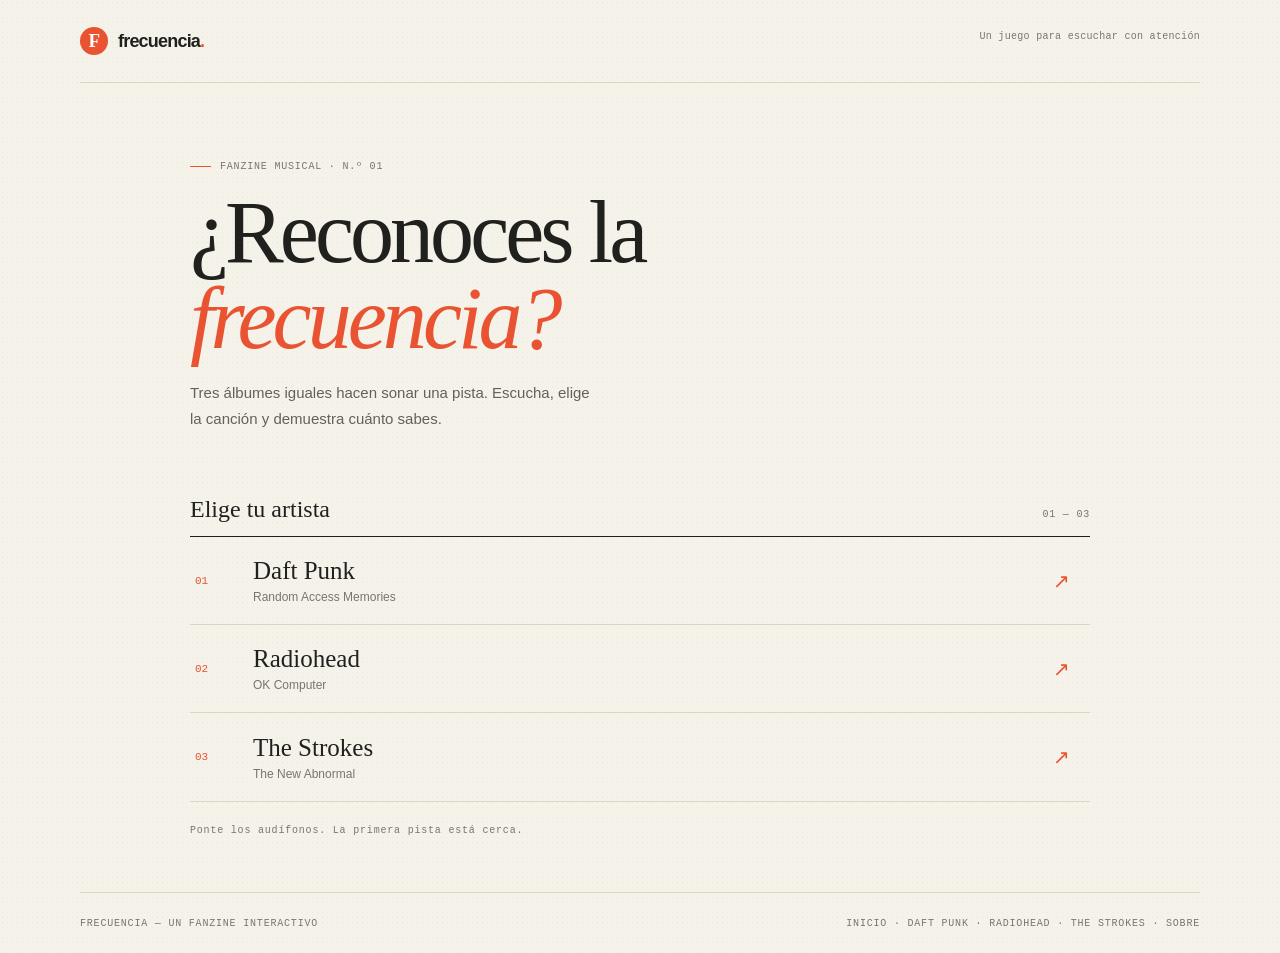
<file: index.html>
<!doctype html>
<html lang="es">
<head>
  <meta charset="utf-8" />
  <meta name="viewport" content="width=device-width, initial-scale=1" />
  <meta
    name="description"
    content="Gira entre álbumes y demuestra cuánto sabes de la música de tus artistas favoritos."
  />
  <title>Frecuencia — Adivina la canción</title>
  <link
    rel="stylesheet"
    href="https://cdnjs.cloudflare.com/ajax/libs/animate.css/4.1.1/animate.min.css"
  />
  <link rel="stylesheet" href="estilo.css" />
  <script src="juego.js" defer></script>
</head>
<body>
  <header class="site-header">
    <a class="brand" href="index.html" aria-label="Frecuencia, ir al inicio">
      <span class="brand-mark" aria-hidden="true">F</span>
      <span>frecuencia<span class="brand-period">.</span></span>
    </a>
    <p class="header-note">Un juego para escuchar con atención</p>
  </header>

  <main>
    <section class="screen home-screen" id="home-screen">
      <div class="intro">
        <p class="eyebrow"><span class="eyebrow-line"></span> FANZINE MUSICAL · N.º 01</p>
        <h1 class="animate__animated animate__fadeInDown">¿Reconoces la<br /><span>frecuencia?</span></h1>
        <p class="intro-copy">
          Tres álbumes iguales hacen sonar una pista. Escucha, elige la canción y demuestra
          cuánto sabes.
        </p>
      </div>
      <div class="artist-heading">
        <h2 class="animate__animated animate__fadeInLeft">Elige tu artista</h2>
        <span>01 — 03</span>
      </div>
      <div class="artist-list" id="artist-list" aria-label="Artistas disponibles"></div>
      <p class="home-footnote">Ponte los audífonos. La primera pista está cerca.</p>
    </section>
  </main>

  <footer class="site-footer">
    <span>FRECUENCIA — UN FANZINE INTERACTIVO</span>
    <span class="footer-links">
      <a href="index.html">INICIO</a> ·
      <a href="daft-punk.html">DAFT PUNK</a> ·
      <a href="radiohead.html">RADIOHEAD</a> ·
      <a href="the-strokes.html">THE STROKES</a> ·
      <a href="sobre.html">SOBRE</a>
    </span>
  </footer>
</body>
</html>
</file>
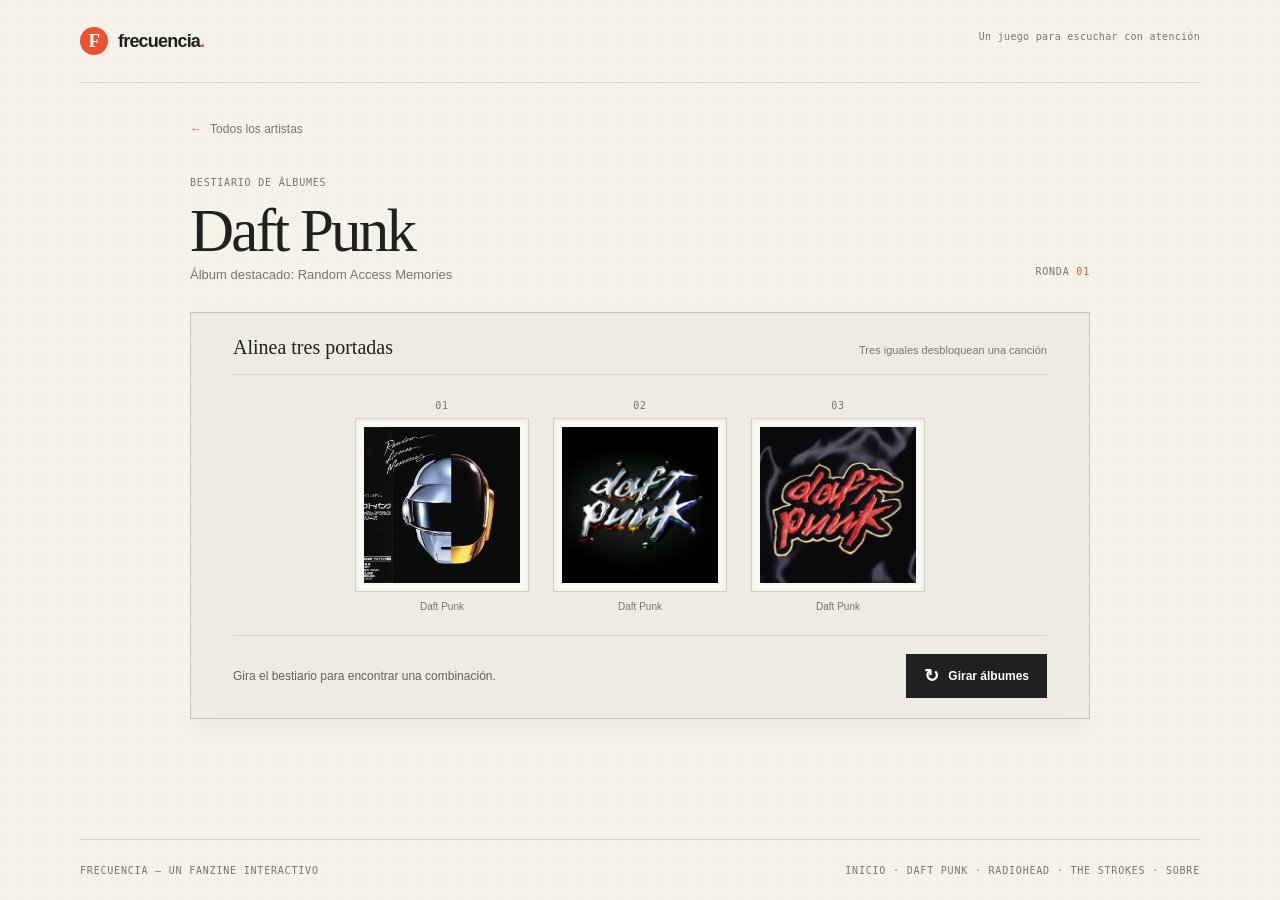
<file: daft-punk.html>
<!doctype html>
<html lang="es">
<head>
  <meta charset="utf-8" />
  <meta name="viewport" content="width=device-width, initial-scale=1" />
  <meta
    name="description"
    content="Gira entre álbumes y demuestra cuánto sabes de la música de tus artistas favoritos."
  />
  <title>Daft Punk — Frecuencia</title>
  <link
    rel="stylesheet"
    href="https://cdnjs.cloudflare.com/ajax/libs/animate.css/4.1.1/animate.min.css"
  />
  <link rel="stylesheet" href="estilo.css" />
  <script src="juego.js" defer></script>
</head>
<body data-artist="0">
  <header class="site-header">
    <a class="brand" href="index.html" aria-label="Frecuencia, ir al inicio">
      <span class="brand-mark" aria-hidden="true">F</span>
      <span>frecuencia<span class="brand-period">.</span></span>
    </a>
    <p class="header-note">Un juego para escuchar con atención</p>
  </header>

  <main>
    <section class="screen game-screen" id="game-screen">
      <a class="back-link" href="index.html">
        <span aria-hidden="true">←</span> Todos los artistas
      </a>
      <div class="game-heading">
        <div>
          <p class="eyebrow" id="game-eyebrow">BESTIARIO DE ÁLBUMES</p>
          <h1 id="game-title" class="animate__animated animate__bounceIn"></h1>
          <p class="game-album" id="game-album"></p>
        </div>
        <span class="round-label">RONDA <span>01</span></span>
      </div>

      <section class="cabinet" aria-labelledby="cabinet-title">
        <div class="cabinet-topline">
          <h2 id="cabinet-title" class="animate__animated animate__fadeInRight">Alinea tres portadas</h2>
          <span class="cabinet-instruction">Tres iguales desbloquean una canción</span>
        </div>
        <div class="reels" id="reels" aria-label="Tres portadas de álbumes"></div>
        <div class="cabinet-bottom">
          <p class="game-status" id="game-status" aria-live="polite">
            Gira el bestiario para encontrar una combinación.
          </p>
          <button class="spin-button" id="spin-button" type="button">
            <span class="spin-icon" aria-hidden="true">↻</span>
            Girar álbumes
          </button>
        </div>
      </section>

      <section class="quiz-panel" id="quiz-panel" hidden aria-labelledby="quiz-title">
        <div class="quiz-copy">
          <p class="eyebrow"><span class="sound-dot"></span> PISTA DESBLOQUEADA</p>
          <h2 id="quiz-title" class="animate__animated animate__tada">¿Qué canción es?</h2>
          <p>Escucha la pista y elige una de las cinco opciones.</p>
          <button class="audio-button" id="audio-button" type="button" hidden>
            <span aria-hidden="true">▶</span> Escuchar pista
          </button>
          <p class="audio-status" id="audio-status" aria-live="polite"></p>
        </div>
        <div class="answers" id="answers" role="group" aria-label="Opciones de canciones"></div>
        <p class="answer-status" id="answer-status" aria-live="polite"></p>
      </section>

      <audio id="song-audio" preload="none"></audio>
      <div class="confetti" id="confetti" aria-hidden="true"></div>
    </section>
  </main>

  <footer class="site-footer">
    <span>FRECUENCIA — UN FANZINE INTERACTIVO</span>
    <span class="footer-links">
      <a href="index.html">INICIO</a> ·
      <a href="daft-punk.html">DAFT PUNK</a> ·
      <a href="radiohead.html">RADIOHEAD</a> ·
      <a href="the-strokes.html">THE STROKES</a> ·
      <a href="sobre.html">SOBRE</a>
    </span>
  </footer>
</body>
</html>
</file>
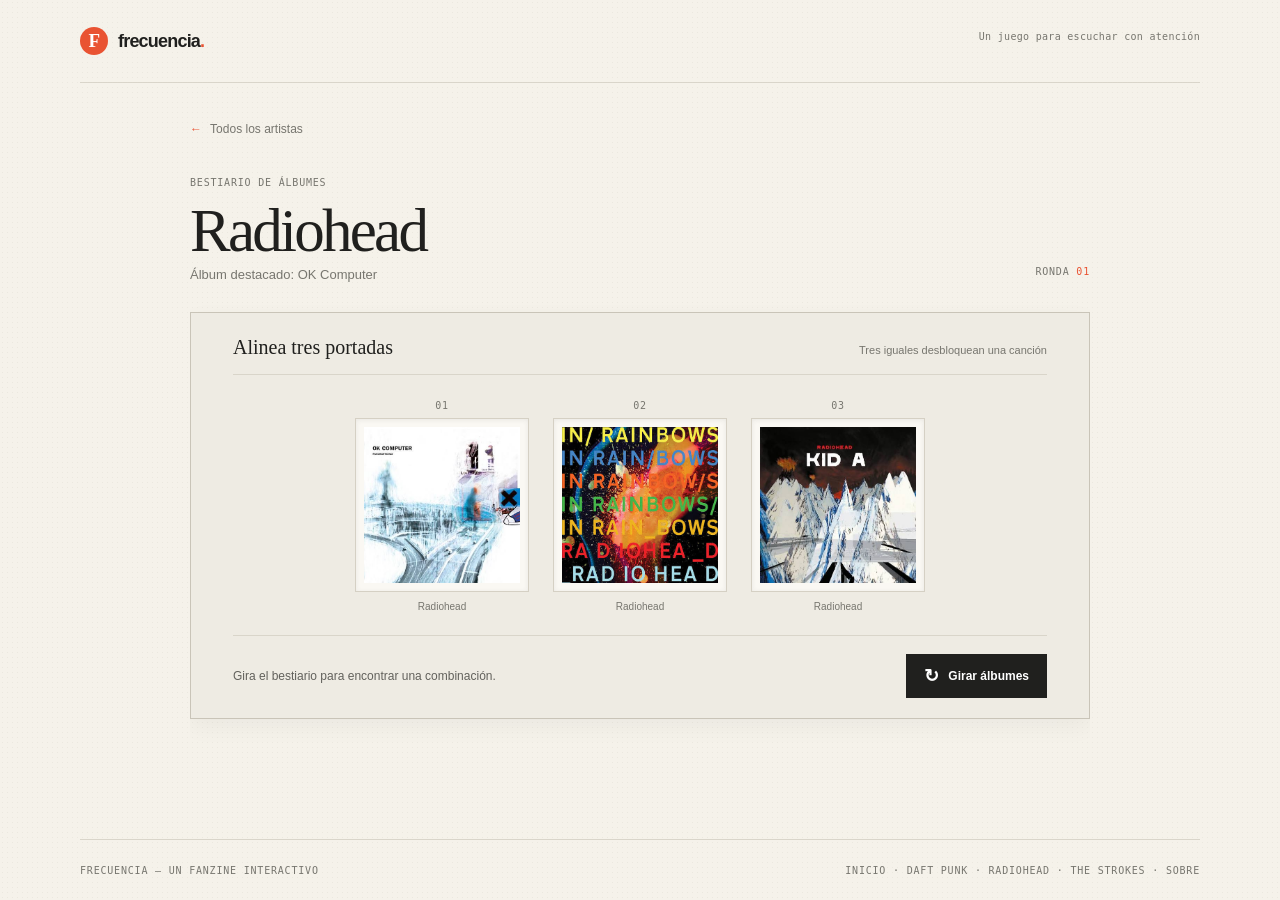
<file: radiohead.html>
<!doctype html>
<html lang="es">
<head>
  <meta charset="utf-8" />
  <meta name="viewport" content="width=device-width, initial-scale=1" />
  <meta
    name="description"
    content="Gira entre álbumes y demuestra cuánto sabes de la música de tus artistas favoritos."
  />
  <title>Radiohead — Frecuencia</title>
  <link
    rel="stylesheet"
    href="https://cdnjs.cloudflare.com/ajax/libs/animate.css/4.1.1/animate.min.css"
  />
  <link rel="stylesheet" href="estilo.css" />
  <script src="juego.js" defer></script>
</head>
<body data-artist="1">
  <header class="site-header">
    <a class="brand" href="index.html" aria-label="Frecuencia, ir al inicio">
      <span class="brand-mark" aria-hidden="true">F</span>
      <span>frecuencia<span class="brand-period">.</span></span>
    </a>
    <p class="header-note">Un juego para escuchar con atención</p>
  </header>

  <main>
    <section class="screen game-screen" id="game-screen">
      <a class="back-link" href="index.html">
        <span aria-hidden="true">←</span> Todos los artistas
      </a>
      <div class="game-heading">
        <div>
          <p class="eyebrow" id="game-eyebrow">BESTIARIO DE ÁLBUMES</p>
          <h1 id="game-title" class="animate__animated animate__bounceIn"></h1>
          <p class="game-album" id="game-album"></p>
        </div>
        <span class="round-label">RONDA <span>01</span></span>
      </div>

      <section class="cabinet" aria-labelledby="cabinet-title">
        <div class="cabinet-topline">
          <h2 id="cabinet-title" class="animate__animated animate__fadeInRight">Alinea tres portadas</h2>
          <span class="cabinet-instruction">Tres iguales desbloquean una canción</span>
        </div>
        <div class="reels" id="reels" aria-label="Tres portadas de álbumes"></div>
        <div class="cabinet-bottom">
          <p class="game-status" id="game-status" aria-live="polite">
            Gira el bestiario para encontrar una combinación.
          </p>
          <button class="spin-button" id="spin-button" type="button">
            <span class="spin-icon" aria-hidden="true">↻</span>
            Girar álbumes
          </button>
        </div>
      </section>

      <section class="quiz-panel" id="quiz-panel" hidden aria-labelledby="quiz-title">
        <div class="quiz-copy">
          <p class="eyebrow"><span class="sound-dot"></span> PISTA DESBLOQUEADA</p>
          <h2 id="quiz-title" class="animate__animated animate__tada">¿Qué canción es?</h2>
          <p>Escucha la pista y elige una de las cinco opciones.</p>
          <button class="audio-button" id="audio-button" type="button" hidden>
            <span aria-hidden="true">▶</span> Escuchar pista
          </button>
          <p class="audio-status" id="audio-status" aria-live="polite"></p>
        </div>
        <div class="answers" id="answers" role="group" aria-label="Opciones de canciones"></div>
        <p class="answer-status" id="answer-status" aria-live="polite"></p>
      </section>

      <audio id="song-audio" preload="none"></audio>
      <div class="confetti" id="confetti" aria-hidden="true"></div>
    </section>
  </main>

  <footer class="site-footer">
    <span>FRECUENCIA — UN FANZINE INTERACTIVO</span>
    <span class="footer-links">
      <a href="index.html">INICIO</a> ·
      <a href="daft-punk.html">DAFT PUNK</a> ·
      <a href="radiohead.html">RADIOHEAD</a> ·
      <a href="the-strokes.html">THE STROKES</a> ·
      <a href="sobre.html">SOBRE</a>
    </span>
  </footer>
</body>
</html>
</file>
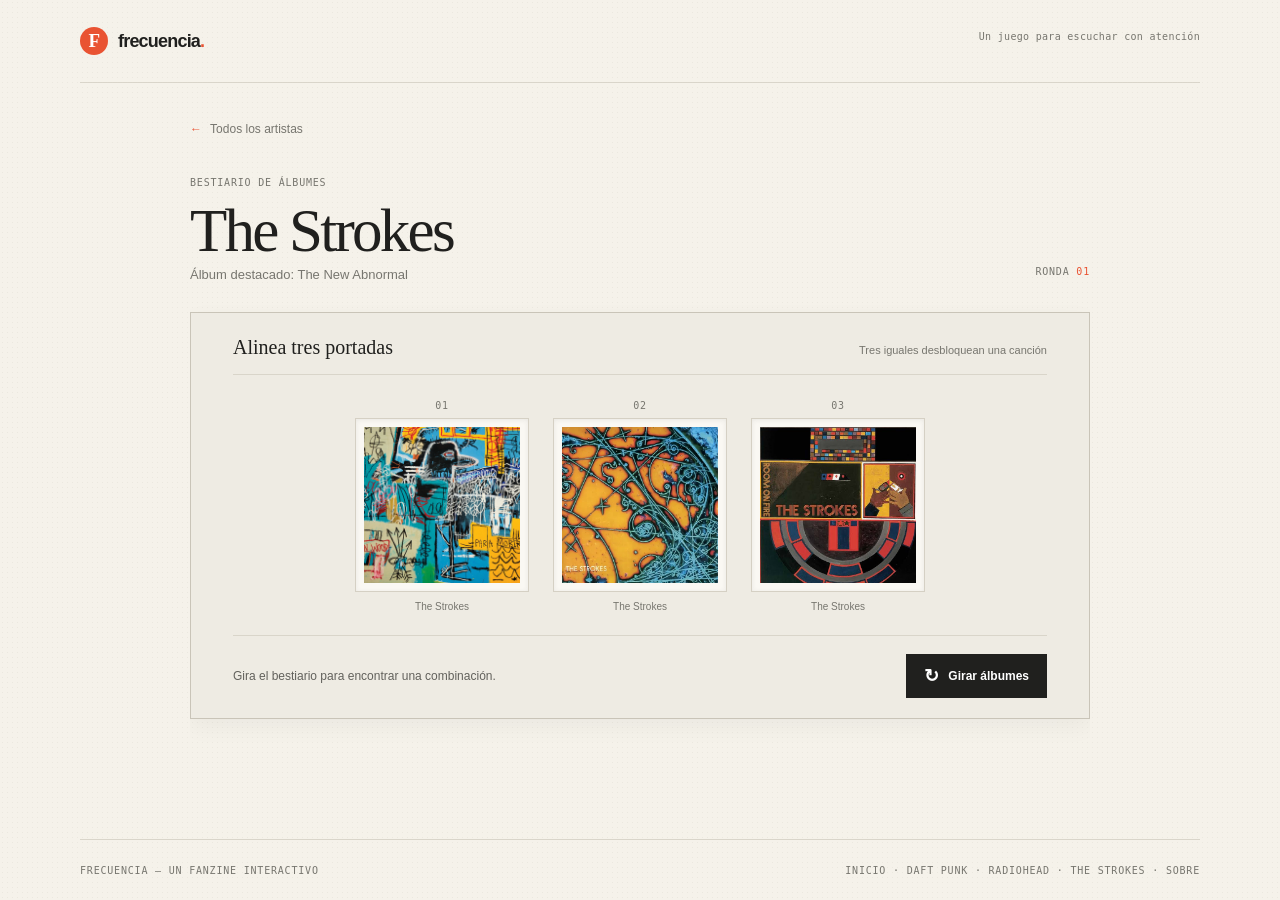
<file: the-strokes.html>
<!doctype html>
<html lang="es">
<head>
  <meta charset="utf-8" />
  <meta name="viewport" content="width=device-width, initial-scale=1" />
  <meta
    name="description"
    content="Gira entre álbumes y demuestra cuánto sabes de la música de tus artistas favoritos."
  />
  <title>The Strokes — Frecuencia</title>
  <link
    rel="stylesheet"
    href="https://cdnjs.cloudflare.com/ajax/libs/animate.css/4.1.1/animate.min.css"
  />
  <link rel="stylesheet" href="estilo.css" />
  <script src="juego.js" defer></script>
</head>
<body data-artist="2">
  <header class="site-header">
    <a class="brand" href="index.html" aria-label="Frecuencia, ir al inicio">
      <span class="brand-mark" aria-hidden="true">F</span>
      <span>frecuencia<span class="brand-period">.</span></span>
    </a>
    <p class="header-note">Un juego para escuchar con atención</p>
  </header>

  <main>
    <section class="screen game-screen" id="game-screen">
      <a class="back-link" href="index.html">
        <span aria-hidden="true">←</span> Todos los artistas
      </a>
      <div class="game-heading">
        <div>
          <p class="eyebrow" id="game-eyebrow">BESTIARIO DE ÁLBUMES</p>
          <h1 id="game-title" class="animate__animated animate__bounceIn"></h1>
          <p class="game-album" id="game-album"></p>
        </div>
        <span class="round-label">RONDA <span>01</span></span>
      </div>

      <section class="cabinet" aria-labelledby="cabinet-title">
        <div class="cabinet-topline">
          <h2 id="cabinet-title" class="animate__animated animate__fadeInRight">Alinea tres portadas</h2>
          <span class="cabinet-instruction">Tres iguales desbloquean una canción</span>
        </div>
        <div class="reels" id="reels" aria-label="Tres portadas de álbumes"></div>
        <div class="cabinet-bottom">
          <p class="game-status" id="game-status" aria-live="polite">
            Gira el bestiario para encontrar una combinación.
          </p>
          <button class="spin-button" id="spin-button" type="button">
            <span class="spin-icon" aria-hidden="true">↻</span>
            Girar álbumes
          </button>
        </div>
      </section>

      <section class="quiz-panel" id="quiz-panel" hidden aria-labelledby="quiz-title">
        <div class="quiz-copy">
          <p class="eyebrow"><span class="sound-dot"></span> PISTA DESBLOQUEADA</p>
          <h2 id="quiz-title" class="animate__animated animate__tada">¿Qué canción es?</h2>
          <p>Escucha la pista y elige una de las cinco opciones.</p>
          <button class="audio-button" id="audio-button" type="button" hidden>
            <span aria-hidden="true">▶</span> Escuchar pista
          </button>
          <p class="audio-status" id="audio-status" aria-live="polite"></p>
        </div>
        <div class="answers" id="answers" role="group" aria-label="Opciones de canciones"></div>
        <p class="answer-status" id="answer-status" aria-live="polite"></p>
      </section>

      <audio id="song-audio" preload="none"></audio>
      <div class="confetti" id="confetti" aria-hidden="true"></div>
    </section>
  </main>

  <footer class="site-footer">
    <span>FRECUENCIA — UN FANZINE INTERACTIVO</span>
    <span class="footer-links">
      <a href="index.html">INICIO</a> ·
      <a href="daft-punk.html">DAFT PUNK</a> ·
      <a href="radiohead.html">RADIOHEAD</a> ·
      <a href="the-strokes.html">THE STROKES</a> ·
      <a href="sobre.html">SOBRE</a>
    </span>
  </footer>
</body>
</html>
</file>
<file: estilo.css>
:root {
  color-scheme: light;
  --paper: #f5f2ea;
  --ink: #20201e;
  --muted: #77766f;
  --accent: #e95332;
  --line: #d9d5ca;
  --mono: "SFMono-Regular", Consolas, monospace;
  --sans: "Avenir Next", Avenir, Arial, sans-serif;
  --serif: "Baskerville", Georgia, serif;
}

* {
  box-sizing: border-box;
}

body {
  min-width: 320px;
  min-height: 100vh;
  margin: 0;
  color: var(--ink);
  background-color: var(--paper);
  background-image: radial-gradient(#2928200d 0.65px, transparent 0.65px);
  background-size: 5px 5px;
  font-family: var(--sans);
}

button,
a {
  color: inherit;
  font: inherit;
}

button {
  cursor: pointer;
}

.site-header,
.site-footer {
  display: flex;
  width: min(1120px, calc(100% - 64px));
  align-items: center;
  justify-content: space-between;
  margin-inline: auto;
}

.site-header {
  height: 83px;
  border-bottom: 1px solid var(--line);
}

.brand {
  display: inline-flex;
  align-items: center;
  gap: 10px;
  font-size: 18px;
  font-weight: 700;
  letter-spacing: -0.8px;
  text-decoration: none;
}

.brand-mark {
  display: grid;
  width: 28px;
  height: 28px;
  place-items: center;
  border-radius: 50%;
  color: white;
  background: var(--accent);
  font-family: var(--serif);
  font-size: 19px;
  font-weight: 600;
}

.brand-period {
  color: var(--accent);
}

.header-note,
.site-footer {
  color: var(--muted);
  font-family: var(--mono);
  font-size: 10px;
  letter-spacing: 0.03em;
}

main {
  width: min(900px, calc(100% - 48px));
  min-height: calc(100vh - 144px);
  margin: 0 auto;
}

.home-screen {
  padding: 78px 0 56px;
}

.intro {
  max-width: 570px;
  margin-bottom: 65px;
}

.eyebrow,
.artist-heading > span,
.round-label,
.reel-number,
.cover-index,
.site-footer,
.home-footnote {
  font-family: var(--mono);
  font-size: 10px;
  letter-spacing: 0.08em;
}

.eyebrow {
  display: flex;
  align-items: center;
  gap: 9px;
  margin: 0 0 18px;
  color: var(--muted);
}

.eyebrow-line {
  display: inline-block;
  width: 21px;
  height: 1px;
  background: var(--accent);
}

h1,
h2,
p {
  margin-top: 0;
}

.intro h1,
.game-heading h1 {
  margin-bottom: 18px;
  font-family: var(--serif);
  font-weight: 500;
  letter-spacing: -0.045em;
}

.intro h1 {
  font-size: clamp(56px, 9vw, 88px);
  line-height: 0.98;
}

.intro h1 span {
  color: var(--accent);
  font-style: italic;
}

.intro-copy {
  max-width: 400px;
  margin: 0;
  color: #62615c;
  font-size: 15px;
  line-height: 1.7;
}

.artist-heading {
  display: flex;
  align-items: baseline;
  justify-content: space-between;
  padding-bottom: 13px;
  border-bottom: 1px solid var(--ink);
}

.artist-heading h2 {
  margin: 0;
  font-family: var(--serif);
  font-size: 24px;
  font-weight: 500;
}

.artist-heading > span {
  color: var(--muted);
}

.artist-list {
  border-bottom: 1px solid var(--line);
}

.artist-card {
  display: grid;
  width: 100%;
  min-height: 88px;
  grid-template-columns: 58px 1fr 32px;
  align-items: center;
  padding: 14px 5px;
  border: 0;
  border-bottom: 1px solid var(--line);
  background: transparent;
  text-align: left;
  transition: padding 180ms ease, background 180ms ease;
}

.artist-card:last-child {
  border-bottom: 0;
}

.artist-card:hover,
.artist-card:focus-visible {
  padding-inline: 14px;
  background: #eae6dc;
}

.artist-number {
  color: var(--accent);
  font-family: var(--mono);
  font-size: 11px;
}

.artist-info {
  display: grid;
  gap: 5px;
}

.artist-name {
  font-family: var(--serif);
  font-size: 25px;
}

.artist-album {
  color: var(--muted);
  font-size: 12px;
}

.artist-arrow {
  color: var(--accent);
  font-size: 20px;
  transition: transform 180ms ease;
}

.artist-card:hover .artist-arrow {
  transform: translate(3px, -3px);
}

.home-footnote {
  margin: 23px 0 0;
  color: var(--muted);
}

.game-screen {
  position: relative;
  padding: 36px 0 70px;
  overflow: hidden;
}

.back-link {
  padding: 0;
  border: 0;
  background: none;
  color: var(--muted);
  font-size: 12px;
}

.back-link span {
  margin-right: 5px;
  color: var(--accent);
}

.back-link:hover {
  color: var(--ink);
}

.game-heading {
  display: flex;
  align-items: flex-end;
  justify-content: space-between;
  margin: 40px 0 30px;
}

.game-heading .eyebrow {
  margin-bottom: 12px;
}

.game-heading h1 {
  margin-bottom: 6px;
  font-size: clamp(40px, 7vw, 61px);
  line-height: 1;
}

.game-album {
  margin-bottom: 0;
  color: var(--muted);
  font-size: 13px;
}

.round-label {
  padding-bottom: 5px;
  color: var(--muted);
}

.round-label span {
  color: var(--accent);
}

.cabinet {
  padding: 23px clamp(18px, 5vw, 42px) 20px;
  border: 1px solid #c9c4b8;
  background: #eeebe3;
  box-shadow: 0 8px 22px #20201e0b;
}

.cabinet-topline {
  display: flex;
  align-items: baseline;
  justify-content: space-between;
  gap: 12px;
  padding-bottom: 15px;
  border-bottom: 1px solid var(--line);
}

.cabinet-topline h2 {
  margin: 0;
  font-family: var(--serif);
  font-size: 20px;
  font-weight: 500;
}

.cabinet-instruction {
  color: var(--muted);
  font-size: 11px;
}

.reels {
  display: grid;
  grid-template-columns: repeat(3, minmax(0, 1fr));
  gap: clamp(10px, 3vw, 24px);
  max-width: 570px;
  margin: 25px auto 23px;
}

.reel {
  min-width: 0;
  text-align: center;
}

.reel-number {
  display: block;
  margin-bottom: 7px;
  color: var(--muted);
}

.reel-window {
  padding: 8px;
  border: 1px solid #d5d0c4;
  background: #faf8f3;
  box-shadow: inset 0 1px 5px #29282014;
}

.album-cover {
  position: relative;
  display: flex;
  aspect-ratio: 1;
  flex-direction: column;
  justify-content: space-between;
  overflow: hidden;
  padding: 12px;
  color: white;
  text-align: left;
  transition: transform 120ms ease;
}

.cover-artist,
.cover-index {
  position: relative;
  z-index: 1;
  font-family: var(--mono);
  font-size: clamp(7px, 1.5vw, 10px);
}

.cover-title {
  position: relative;
  z-index: 1;
  max-width: 95%;
  font-family: var(--serif);
  font-size: clamp(12px, 2.4vw, 21px);
  line-height: 1.05;
}

.cover-index {
  align-self: flex-end;
  opacity: 0.75;
}

.cover-stamp {
  position: absolute;
  top: 26%;
  right: -9%;
  color: #ffffff20;
  font-family: var(--serif);
  font-size: clamp(80px, 16vw, 155px);
  font-style: italic;
  line-height: 1;
}

.cover-daft {
  background: linear-gradient(145deg, #77766e, #252529 70%);
}

.cover-daft::before {
  position: absolute;
  inset: 14% 12%;
  border: 1px solid #f4e3bf9c;
  content: "";
}

.cover-radiohead {
  background: linear-gradient(145deg, #e6a862, #bd5a35 52%, #734349);
}

.cover-radiohead::before {
  position: absolute;
  top: -25%;
  right: -5%;
  width: 75%;
  height: 160%;
  border: 1px solid #f8e9c866;
  border-radius: 50%;
  content: "";
  transform: rotate(38deg);
}

.cover-strokes {
  background: linear-gradient(145deg, #a4c6c1, #518a8a 48%, #315c66);
}

.cover-strokes::before,
.cover-strokes::after {
  position: absolute;
  inset: 15%;
  border: 1px solid #f3ead894;
  content: "";
  transform: rotate(12deg);
}

.cover-strokes::after {
  transform: rotate(-12deg);
}

.cover-variant-1 .cover-stamp {
  top: 6%;
  right: 3%;
  font-size: clamp(54px, 10vw, 95px);
}

.cover-variant-2 .cover-stamp {
  top: 38%;
  right: -17%;
  font-size: clamp(100px, 20vw, 180px);
}

.reel-caption {
  display: block;
  overflow: hidden;
  margin-top: 9px;
  color: var(--muted);
  font-size: 10px;
  text-overflow: ellipsis;
  white-space: nowrap;
}

.reel.is-spinning .album-cover {
  filter: blur(1.5px);
  transform: translateY(3px) scale(0.98);
}

.cabinet-bottom {
  display: flex;
  align-items: center;
  justify-content: space-between;
  gap: 20px;
  padding-top: 18px;
  border-top: 1px solid var(--line);
}

.game-status {
  margin: 0;
  color: #62615c;
  font-size: 12px;
  line-height: 1.5;
}

.spin-button,
.audio-button {
  display: inline-flex;
  flex: 0 0 auto;
  align-items: center;
  justify-content: center;
  gap: 9px;
  min-height: 44px;
  padding: 0 17px;
  border: 1px solid var(--ink);
  background: var(--ink);
  color: white;
  font-size: 12px;
  font-weight: 600;
  transition: background 160ms ease, color 160ms ease;
}

.spin-button:hover,
.audio-button:hover {
  background: var(--accent);
  border-color: var(--accent);
}

.spin-button:disabled {
  cursor: wait;
  opacity: 0.7;
}

.spin-icon {
  font-size: 18px;
}

.spin-button.is-spinning .spin-icon {
  animation: rotate 700ms linear infinite;
}

.quiz-panel {
  margin-top: 43px;
  padding-top: 29px;
  border-top: 1px solid var(--line);
  animation: reveal 400ms ease both;
}

.quiz-copy {
  position: relative;
}

.quiz-copy .eyebrow {
  margin-bottom: 12px;
}

.sound-dot {
  width: 7px;
  height: 7px;
  border-radius: 50%;
  background: #55a886;
  box-shadow: 0 0 0 3px #55a88626;
}

.quiz-copy h2 {
  margin-bottom: 6px;
  font-family: var(--serif);
  font-size: 32px;
  font-weight: 500;
}

.quiz-copy > p:not(.eyebrow, .audio-status) {
  margin-bottom: 17px;
  color: var(--muted);
  font-size: 12px;
}

.audio-button {
  min-height: 36px;
  padding-inline: 12px;
  font-size: 11px;
}

.audio-status {
  display: inline-block;
  margin: 0 0 0 12px;
  color: var(--muted);
  font-size: 11px;
}

.answers {
  display: grid;
  grid-template-columns: 1fr 1fr;
  gap: 8px;
  margin-top: 22px;
}

.answer-button {
  display: grid;
  min-height: 54px;
  grid-template-columns: 34px 1fr 18px;
  align-items: center;
  padding: 0 14px;
  border: 1px solid var(--line);
  background: #faf8f3;
  text-align: left;
  transition: border-color 140ms ease, background 140ms ease;
}

.answer-button:hover:not(:disabled) {
  border-color: var(--ink);
}

.answer-button:disabled {
  cursor: default;
}

.answer-number {
  color: var(--accent);
  font-family: var(--mono);
  font-size: 10px;
}

.answer-button > span:nth-child(2) {
  font-size: 13px;
}

.answer-check {
  color: #347b5c;
}

.answer-button.is-correct {
  border-color: #347b5c;
  background: #e3eee6;
}

.answer-button.is-correct .answer-check::after {
  content: "✓";
}

.answer-button.is-incorrect {
  border-color: #cc6049;
  background: #f5e6e1;
}

.answer-button.is-incorrect .answer-check::after {
  color: #cc6049;
  content: "×";
}

.answer-status {
  min-height: 20px;
  margin: 14px 0 0;
  color: #347b5c;
  font-size: 13px;
  font-weight: 600;
}

.confetti {
  position: absolute;
  z-index: 2;
  inset: 0 0 auto;
  height: 390px;
  overflow: hidden;
  pointer-events: none;
}

.confetti-piece {
  position: absolute;
  top: -20px;
  left: var(--piece-x);
  width: 8px;
  height: 13px;
  background: var(--piece-color);
  animation: fall 2.1s var(--piece-delay) ease-in forwards;
  transform: rotate(var(--piece-rotation));
}

.site-footer {
  min-height: 61px;
  border-top: 1px solid var(--line);
}

[hidden] {
  display: none !important;
}

button:focus-visible,
a:focus-visible {
  outline: 2px solid var(--accent);
  outline-offset: 3px;
}

@keyframes rotate {
  to {
    transform: rotate(360deg);
  }
}

@keyframes reveal {
  from {
    opacity: 0;
    transform: translateY(12px);
  }

  to {
    opacity: 1;
    transform: translateY(0);
  }
}

@keyframes fall {
  to {
    opacity: 0;
    transform: translate3d(35px, 410px, 0) rotate(680deg);
  }
}

@media (max-width: 600px) {
  .site-header,
  .site-footer {
    width: calc(100% - 36px);
  }

  .site-header {
    height: 68px;
  }

  .header-note {
    max-width: 130px;
    text-align: right;
  }

  main {
    width: calc(100% - 36px);
    min-height: calc(100vh - 129px);
  }

  .home-screen {
    padding-top: 57px;
  }

  .intro {
    margin-bottom: 48px;
  }

  .artist-card {
    min-height: 79px;
  }

  .artist-name {
    font-size: 22px;
  }

  .game-screen {
    padding-top: 26px;
  }

  .game-heading {
    margin-top: 33px;
  }

  .round-label {
    font-size: 8px;
  }

  .cabinet {
    padding-inline: 14px;
  }

  .cabinet-topline {
    align-items: flex-start;
    flex-direction: column;
    gap: 5px;
  }

  .cabinet-topline h2 {
    font-size: 18px;
  }

  .cabinet-instruction {
    font-size: 10px;
  }

  .reels {
    gap: 7px;
  }

  .reel-window {
    padding: 5px;
  }

  .album-cover {
    padding: 8px;
  }

  .cabinet-bottom {
    align-items: stretch;
    flex-direction: column;
    gap: 12px;
  }

  .spin-button {
    width: 100%;
  }

  .answers {
    grid-template-columns: 1fr;
  }

  .audio-status {
    display: block;
    margin: 9px 0 0;
  }

  .site-footer {
    font-size: 8px;
  }
}

@media (prefers-reduced-motion: reduce) {
  *,
  *::before,
  *::after {
    scroll-behavior: auto !important;
    animation-duration: 0.01ms !important;
    animation-iteration-count: 1 !important;
    transition-duration: 0.01ms !important;
  }
}
.cover-photo {
  position: absolute;
  z-index: 3;
  inset: 0;
  width: 100%;
  height: 100%;
  object-fit: cover;
}

.confetti {
  position: fixed;
  z-index: 50;
  inset: 0;
  height: 100vh;
  overflow: hidden;
  pointer-events: none;
}

@keyframes fall {
  to {
    opacity: 0;
    transform: translate3d(35px, 110vh, 0) rotate(680deg);
  }
}

.artist-card,
.back-link,
.footer-links a,
.about-block a {
  text-decoration: none;
}

.back-link {
  display: inline-block;
}

.footer-links a:hover {
  color: var(--accent);
}

.site-footer {
  flex-wrap: wrap;
  gap: 6px 16px;
}

.about-block {
  margin-top: 40px;
}

.about-block .intro-copy {
  max-width: 560px;
  margin-bottom: 14px;
}

.about-block a {
  color: var(--accent);
}

.about-gif {
  display: block;
  width: 100%;
  max-width: 320px;
  margin-top: 24px;
  border: 1px solid var(--line);
}
</file>
